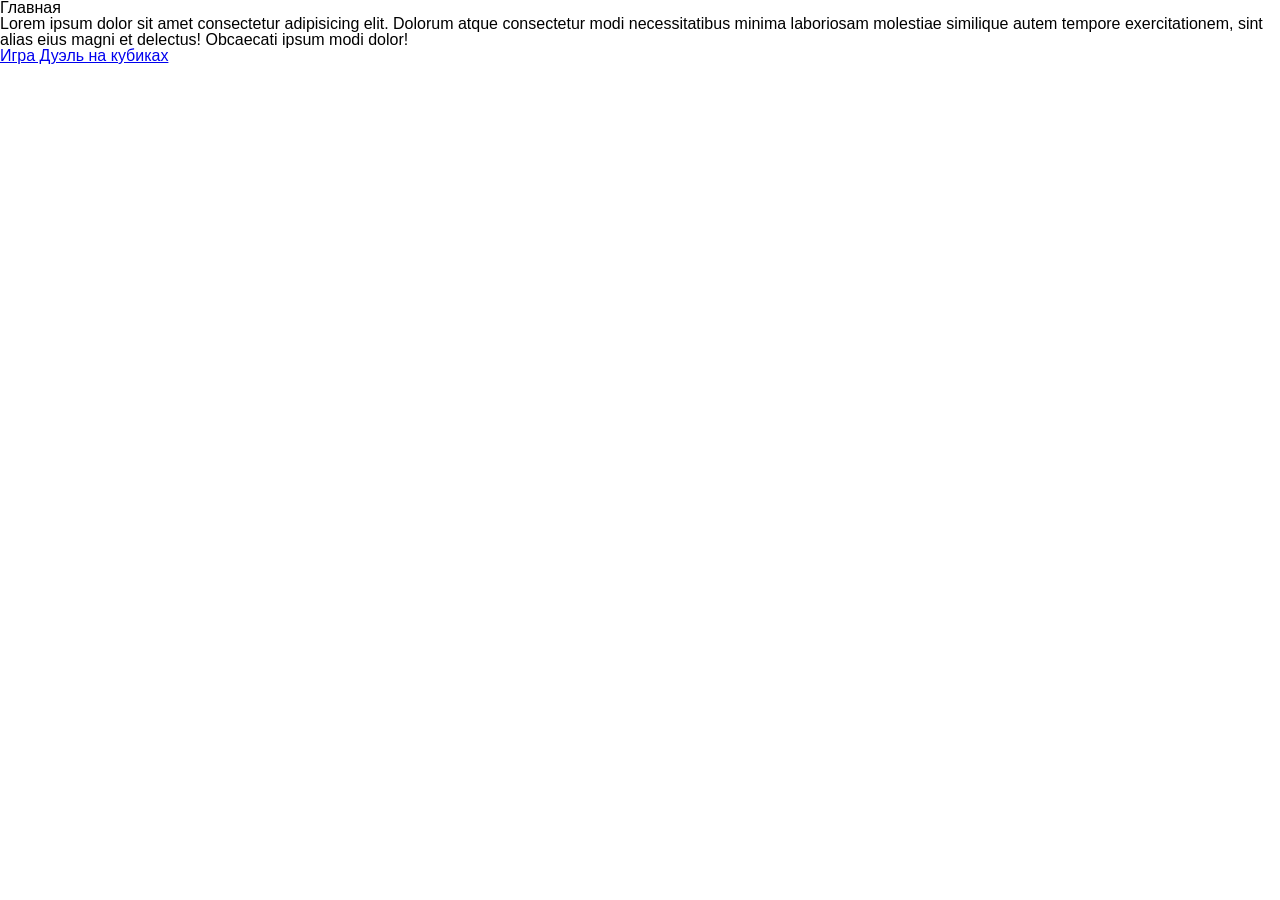
<file: docs/index.html>
<!doctype html><html lang="ru"><head><meta charset="UTF-8"/><meta name="viewport" content="width=device-width,initial-scale=1"/><title>Главная</title><script defer="defer" src="index.js"></script><link href="index.css" rel="stylesheet"></head><body><h1>Главная</h1><p>Lorem ipsum dolor sit amet consectetur adipisicing elit. Dolorum atque consectetur modi necessitatibus minima laboriosam molestiae similique autem tempore exercitationem, sint alias eius magni et delectus! Obcaecati ipsum modi dolor!</p><a href="/game-diceduel.html">Игра Дуэль на кубиках</a></body></html>
</file>
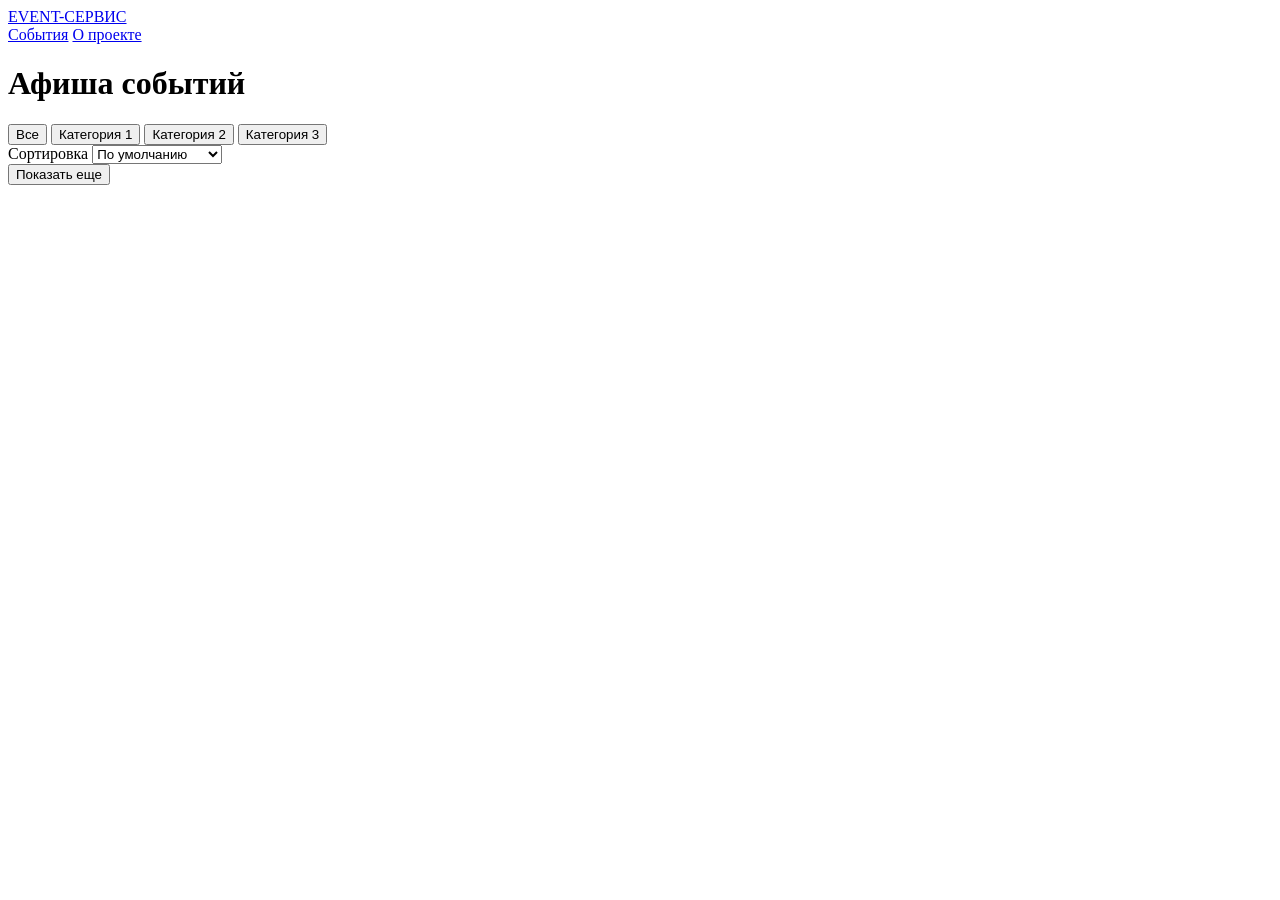
<file: src/index.html>
<!DOCTYPE html>
<html lang="ru">
  <head>
    <meta charset="UTF-8" />
    <meta name="viewport" content="width=device-width, initial-scale=1.0" />
    <title>Главная</title>
  </head>
  <body class="events">
    <header class="header" id="top">
    <div class="container header-inner">
      <a class="logo" href="#top">EVENT-СЕРВИС</a>
      <nav class="menu" aria-label="Основное меню">
        <a href="./index.html">События</a>
        <a href="./about.html">О проекте</a>
      </nav>
    </div>
  </header>

  <main class="container" id="events">
    <h1>Афиша событий</h1>

    <div class="filter-container">
        <div class="filters">
            <button class="button active" type="button" data-category="all">Все</button>
            <button class="button" type="button" data-category="category1">Категория 1</button>
            <button class="button" type="button" data-category="category2">Категория 2</button>
            <button class="button" type="button" data-category="category3">Категория 3</button>
        </div>
        <div class="sorting">
            <label for="sort-select">Сортировка</label>
            <select class="sort-select" id="sort-select">
                <option value="default">По умолчанию</option>
                <option value="title-asc">По названию А-Я</option>
                <option value="title-desc">По названию Я-А</option>
            </select>
        </div>
    </div>

    <div class="cards"></div>

    <div class="more-events">
      <button class="button" type="button">Показать еще</button>
    </div>

    <template id="event-card">
        <article class="card">
            <div class="card-image"></div>
            <div class="card-content">
                <h2></h2>
                <div class="card-cotegories"></div>
                <p></p>
                <a class="button">Подробнее</a>
            </div>
        </article>
    </template>
  </main>
  </body>
</html>
</file>
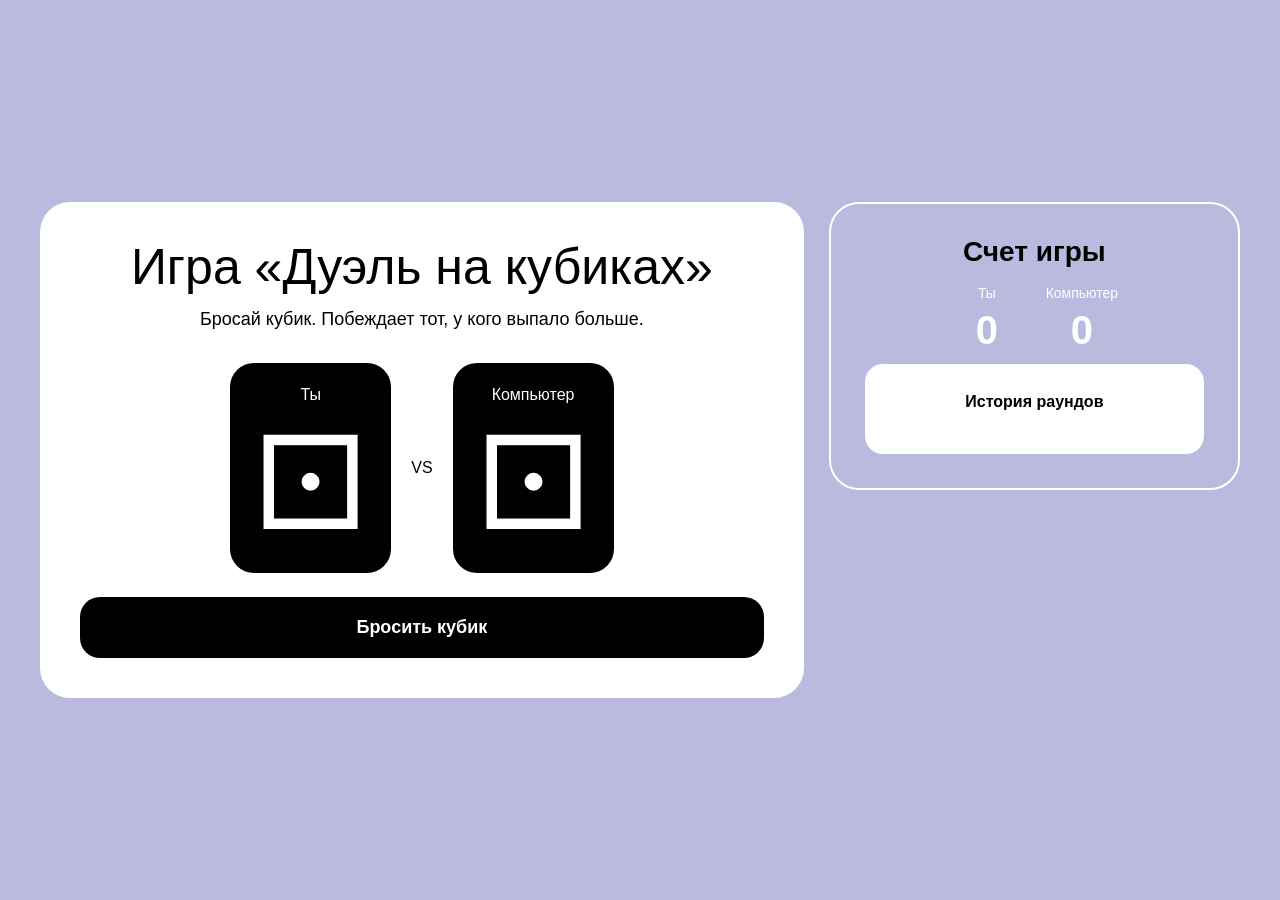
<file: docs/game-diceduel.html>
<!doctype html><html lang="ru"><head><meta charset="UTF-8"><meta name="viewport" content="width=device-width,initial-scale=1"><title>Игра Дуэль на кубиках</title><script defer="defer" src="index.js"></script><script defer="defer" src="game-dicecuel.js"></script><link href="index.css" rel="stylesheet"></head><body class="dices"><main class="container"><section class="game"><h1 class="game-title">Игра «Дуэль на кубиках»</h1><p class="game-description">Бросай кубик. Побеждает тот, у кого выпало больше.</p><div class="dice-container"><div class="dice-card"><div class="dice-name">Ты</div><div class="dice">⚀</div></div><div class="versus">VS</div><div class="dice-card"><div class="dice-name">Компьютер</div><div class="dice">⚀</div></div></div><button class="roll-button">Бросить кубик</button></section><aside class="status"><h2 class="status-title">Счет игры</h2><div class="score-container"><div class="score-item"><div class="score-name">Ты</div><div class="score">0</div></div><div class="score-item"><div class="score-name">Компьютер</div><div class="score">0</div></div></div><div class="result"><h3 class="history-title">История раундов</h3><div class="history"><div></div></div></div></aside></main></body></html>
</file>
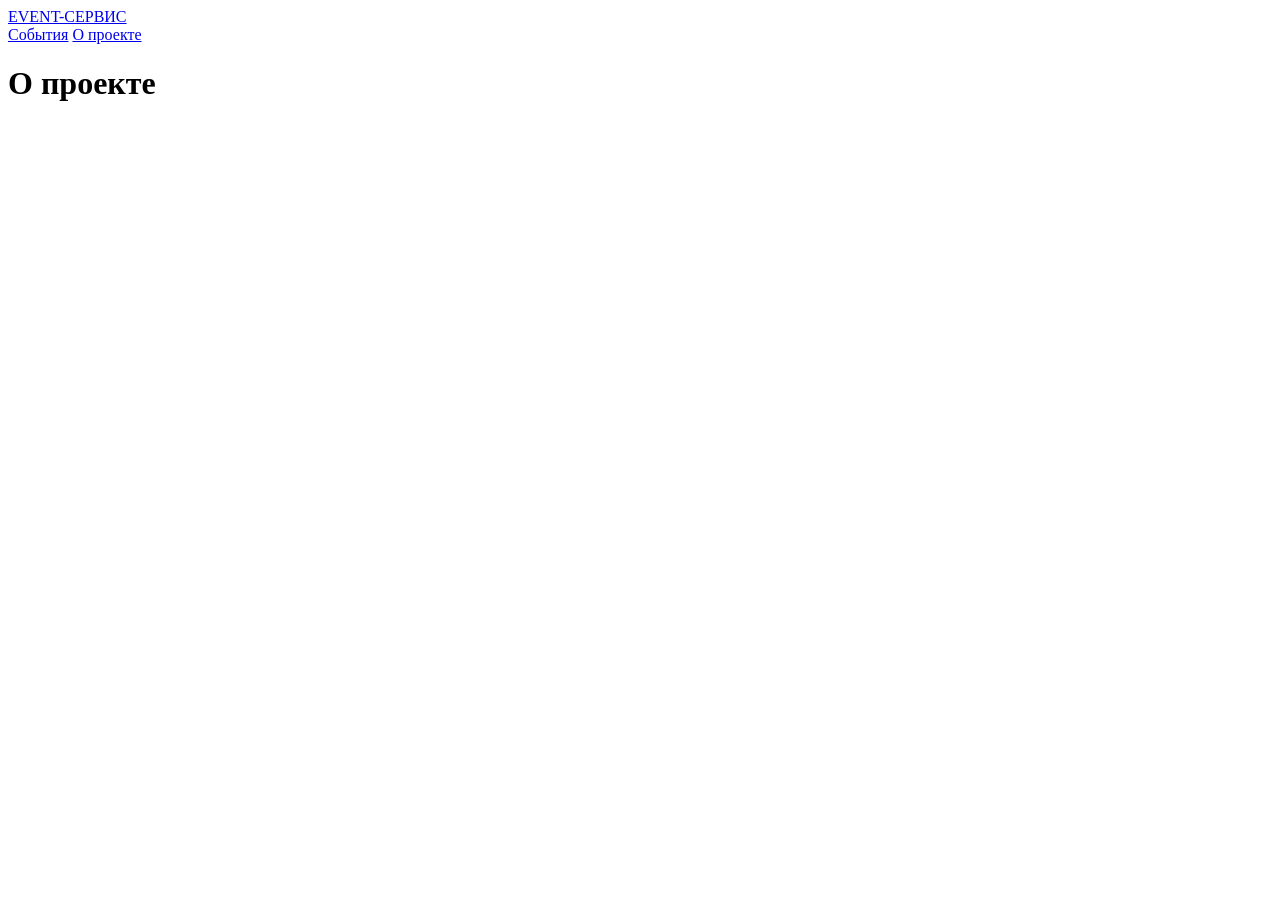
<file: src/pages/about.html>
<!DOCTYPE html>
<html lang="ru">
  <head>
    <meta charset="UTF-8" />
    <meta name="viewport" content="width=device-width, initial-scale=1.0" />
    <title>О проекте</title>
  </head>
  <body class="events">
    <header class="header" id="top">
    <div class="container header-inner">
      <a class="logo" href="#top">EVENT-СЕРВИС</a>
      <nav class="menu" aria-label="Основное меню">
        <a href="./index.html">События</a>
        <a href="./about.html">О проекте</a>
      </nav>
    </div>
  </header>

  <main class="container" id="events">
    <h1>О проекте</h1>
  </main>
  </body>
</html>
</file>
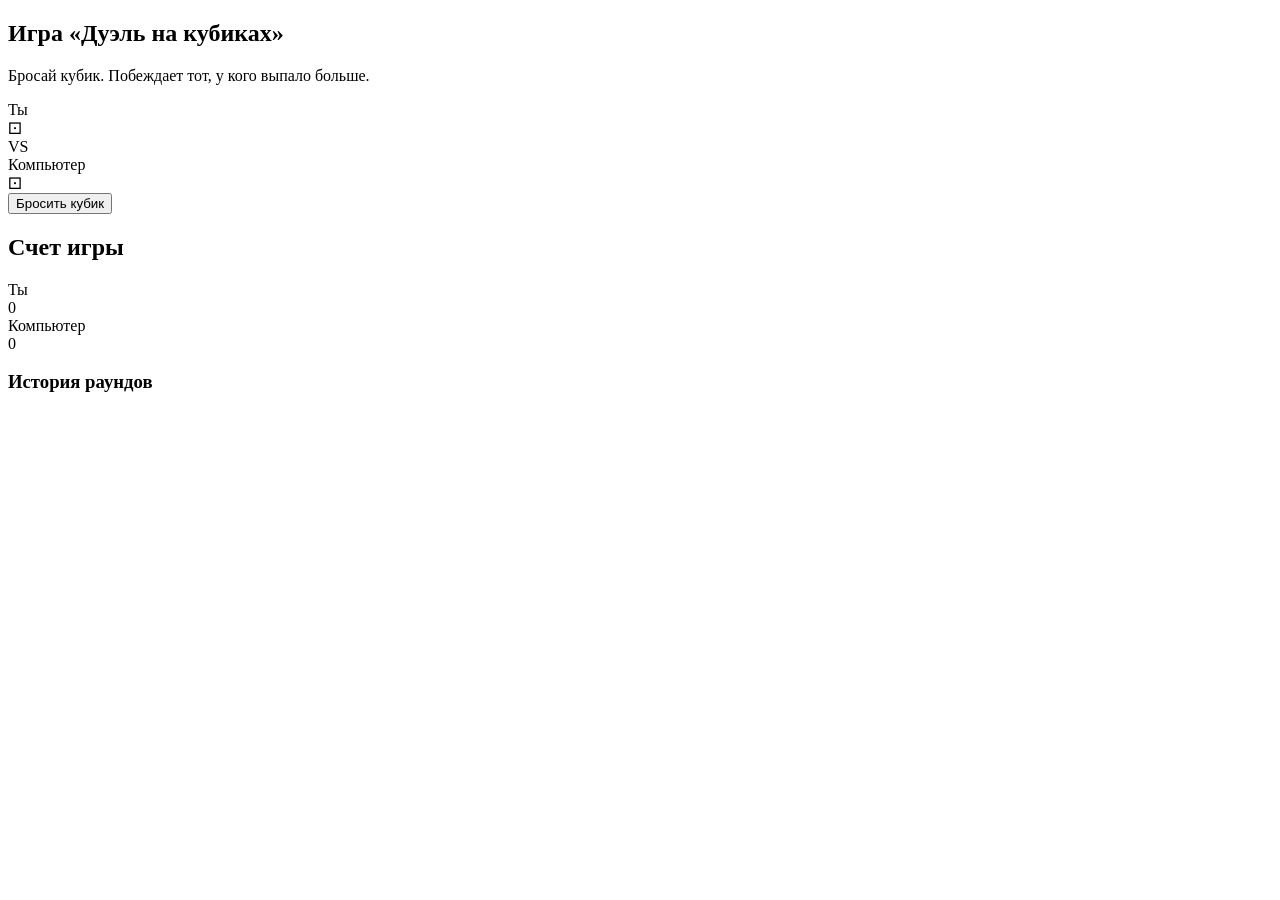
<file: src/pages/game-diceduel.html>
<!DOCTYPE html>
<html lang="ru">
<head>
    <meta charset="UTF-8">
    <meta name="viewport" content="width=device-width, initial-scale=1.0">
    <title>Игра Дуэль на кубиках</title>
</head>
<body class="dices">
    <main class="container">
        <section class="game">
            <h1 class="game-title">Игра «Дуэль на кубиках»</h1>
            <p class="game-description">Бросай кубик. Побеждает тот, у кого выпало больше.</p>

            <div class="dice-container">
                <div class="dice-card">
                    <div class="dice-name">Ты</div>
                    <div class="dice">⚀</div>
                </div>
                <div class="versus">VS</div>
                <div class="dice-card">
                    <div class="dice-name">Компьютер</div>
                    <div class="dice">⚀</div>
                </div>
            </div>

            <button class="roll-button">Бросить кубик</button>
        </section>
        <aside class="status">
            <h2 class="status-title">Счет игры</h2>
            <div class="score-container">
                <div class="score-item">
                    <div class="score-name">Ты</div>
                    <div class="score">0</div>
                </div>
                <div class="score-item">
                    <div class="score-name">Компьютер</div>
                    <div class="score">0</div>
                </div>
            </div>
            <div class="result">
                <h3 class="history-title">История раундов</h3>
                <div class="history"><div>
            </div>
        </aside>
    </main>
</body>
</html>
</file>
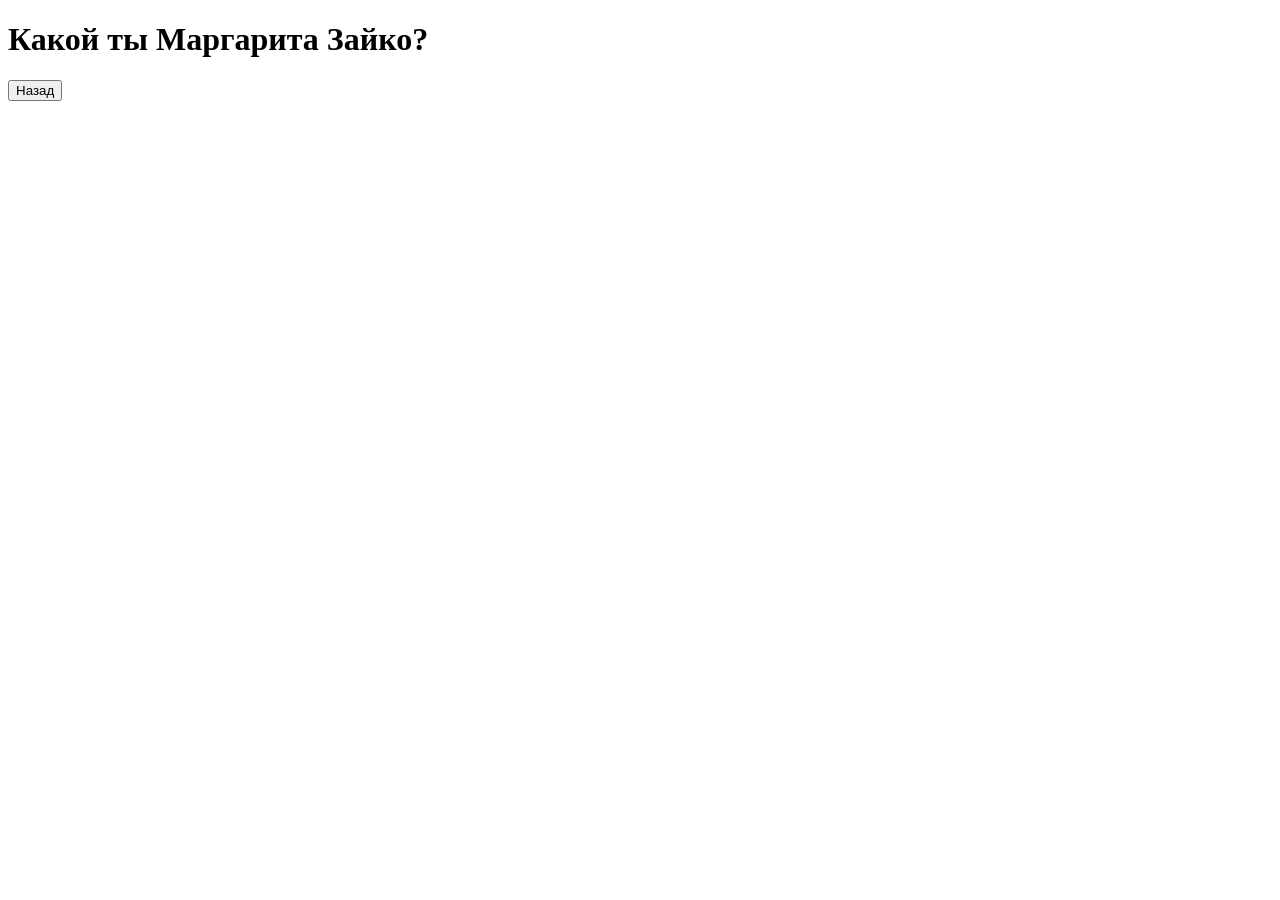
<file: src/pages/quiz.html>
<!DOCTYPE html>
<html lang="ru">
<head>
    <meta charset="UTF-8">
    <meta name="viewport" content="width=device-width, initial-scale=1.0">
    <title>Квиз</title>
</head>
<body>
    <main class="quiz">
        <h1>Какой ты Маргарита Зайко?</h1>
        <section class="quiz-container">
            <p class="quiz-progress"></p>
            <h2 class="quiz-question"></h2>
            <div class="quiz-answers">
                
            </div>
            <button type="button" class="quiz-back hidden">Назад</button>
        </section>
        <section class="quiz-result hidden">
            <h2 class="quiz-result-title"></h2>
            <p class="quiz-result-description"></p>
        </section>
    <main>
</body>
</html>
</file>
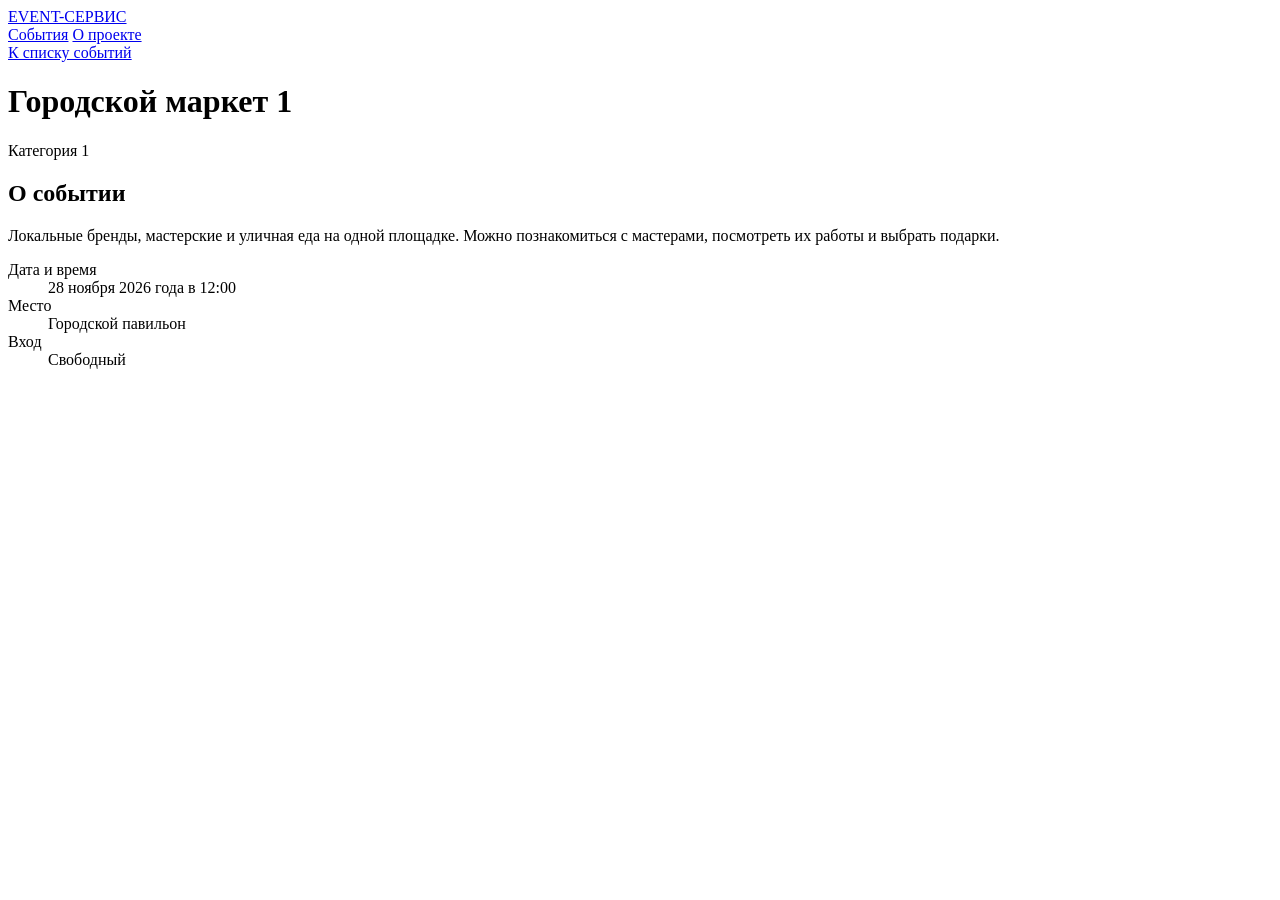
<file: src/pages/events/event1.html>
<!DOCTYPE html>
<html lang="ru">
<head>
  <meta charset="UTF-8">
  <meta name="viewport" content="width=device-width, initial-scale=1.0">
  <title>Городской маркет 1</title>
</head>
<body class="events">
  <header class="header">
    <div class="container header-inner">
      <a class="logo" href="../index.html">EVENT-СЕРВИС</a>
      <nav class="menu" aria-label="Основное меню">
        <a href="../index.html">События</a>
        <a href="../about.html">О проекте</a>
      </nav>
    </div>
  </header>

  <main class="container">
    <a class="back-link" href="../index.html">К списку событий</a>
    <h1>Городской маркет 1</h1>
    <span class="category">Категория 1</span>

    <div class="event-layout">
      <div class="event-image"></div>

      <section class="event-info">
        <h2>О событии</h2>
        <p>Локальные бренды, мастерские и уличная еда на одной площадке. Можно познакомиться с мастерами, посмотреть их работы и выбрать подарки.</p>

        <dl class="event-facts">
          <div>
            <dt>Дата и время</dt>
            <dd><time datetime="2026-11-28T12:00">28 ноября 2026 года в 12:00</time></dd>
          </div>
          <div>
            <dt>Место</dt>
            <dd>Городской павильон</dd>
          </div>
          <div>
            <dt>Вход</dt>
            <dd>Свободный</dd>
          </div>
        </dl>
      </section>
    </div>
  </main>
</body>
</html>
</file>
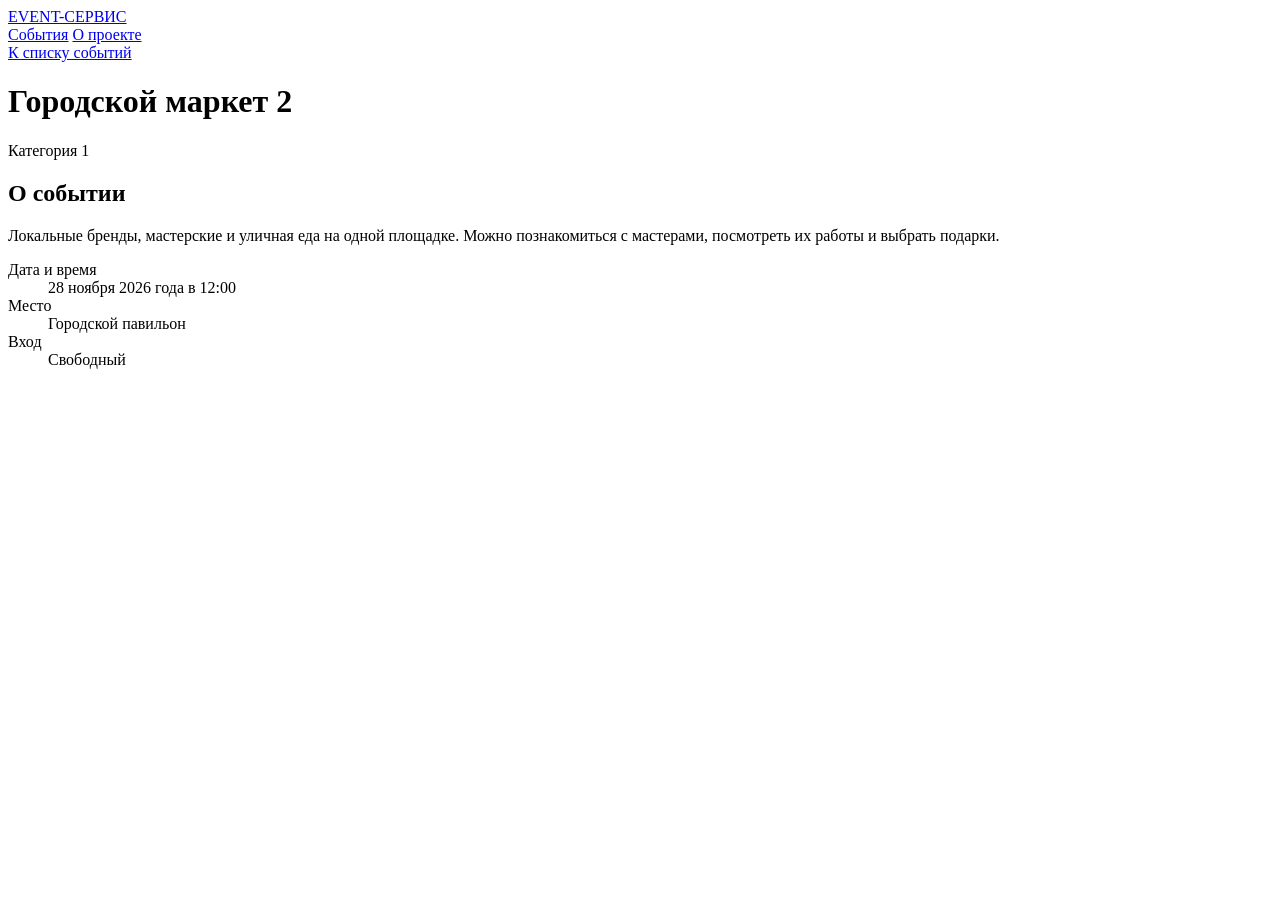
<file: src/pages/events/event2.html>
<!DOCTYPE html>
<html lang="ru">
<head>
  <meta charset="UTF-8">
  <meta name="viewport" content="width=device-width, initial-scale=1.0">
  <title>Городской маркет 2</title>
</head>
<body class="events">
  <header class="header">
    <div class="container header-inner">
      <a class="logo" href="../index.html">EVENT-СЕРВИС</a>
      <nav class="menu" aria-label="Основное меню">
        <a href="../index.html">События</a>
        <a href="../about.html">О проекте</a>
      </nav>
    </div>
  </header>

  <main class="container">
    <a class="back-link" href="../index.html">К списку событий</a>
    <h1>Городской маркет 2</h1>
    <span class="category">Категория 1</span>

    <div class="event-layout">
      <div class="event-image"></div>

      <section class="event-info">
        <h2>О событии</h2>
        <p>Локальные бренды, мастерские и уличная еда на одной площадке. Можно познакомиться с мастерами, посмотреть их работы и выбрать подарки.</p>

        <dl class="event-facts">
          <div>
            <dt>Дата и время</dt>
            <dd><time datetime="2026-11-28T12:00">28 ноября 2026 года в 12:00</time></dd>
          </div>
          <div>
            <dt>Место</dt>
            <dd>Городской павильон</dd>
          </div>
          <div>
            <dt>Вход</dt>
            <dd>Свободный</dd>
          </div>
        </dl>
      </section>
    </div>
  </main>
</body>
</html>
</file>
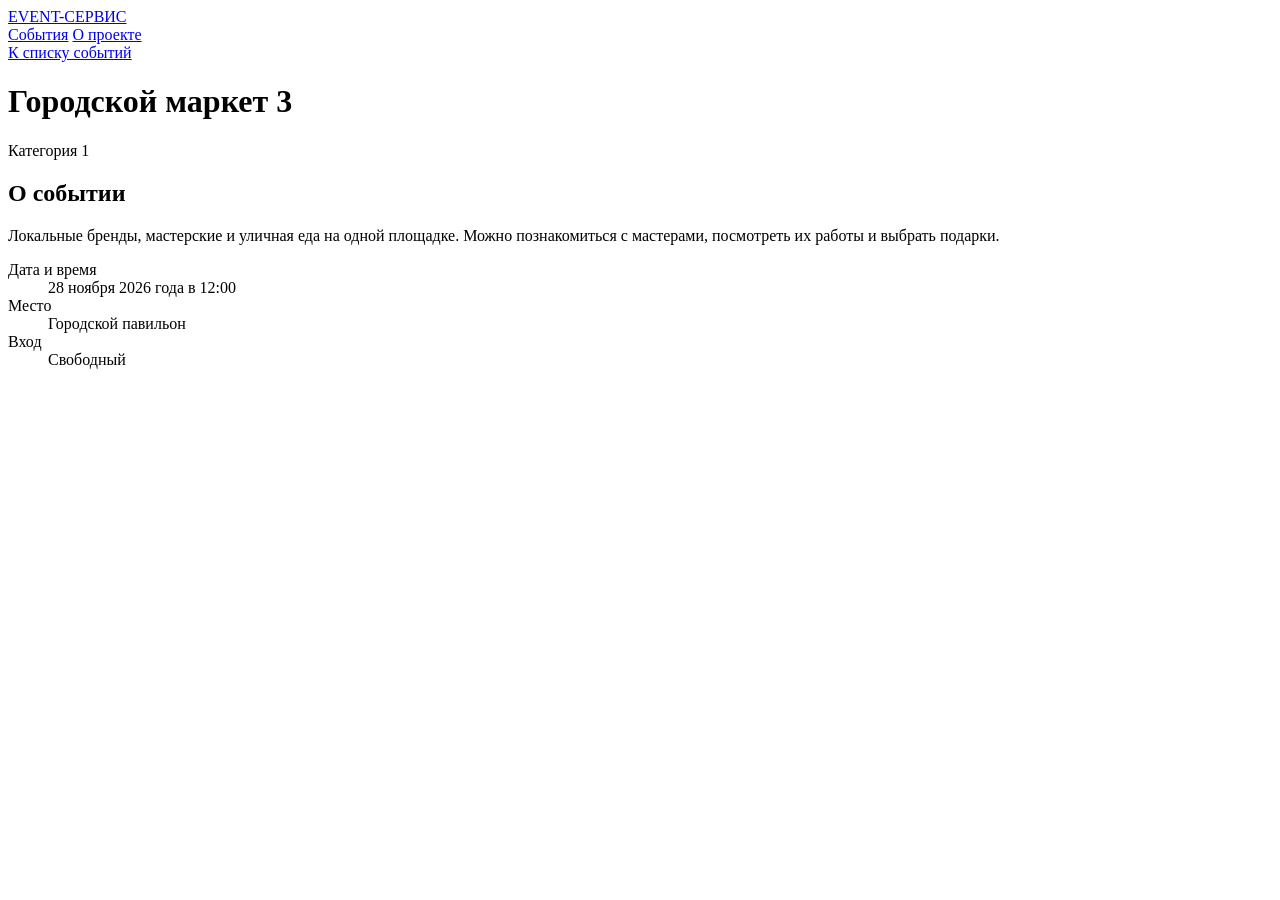
<file: src/pages/events/event3.html>
<!DOCTYPE html>
<html lang="ru">
<head>
  <meta charset="UTF-8">
  <meta name="viewport" content="width=device-width, initial-scale=1.0">
  <title>Городской маркет 3</title>
</head>
<body class="events">
  <header class="header">
    <div class="container header-inner">
      <a class="logo" href="../index.html">EVENT-СЕРВИС</a>
      <nav class="menu" aria-label="Основное меню">
        <a href="../index.html">События</a>
        <a href="../about.html">О проекте</a>
      </nav>
    </div>
  </header>

  <main class="container">
    <a class="back-link" href="../index.html">К списку событий</a>
    <h1>Городской маркет 3</h1>
    <span class="category">Категория 1</span>

    <div class="event-layout">
      <div class="event-image"></div>

      <section class="event-info">
        <h2>О событии</h2>
        <p>Локальные бренды, мастерские и уличная еда на одной площадке. Можно познакомиться с мастерами, посмотреть их работы и выбрать подарки.</p>

        <dl class="event-facts">
          <div>
            <dt>Дата и время</dt>
            <dd><time datetime="2026-11-28T12:00">28 ноября 2026 года в 12:00</time></dd>
          </div>
          <div>
            <dt>Место</dt>
            <dd>Городской павильон</dd>
          </div>
          <div>
            <dt>Вход</dt>
            <dd>Свободный</dd>
          </div>
        </dl>
      </section>
    </div>
  </main>
</body>
</html>
</file>
<file: docs/index.css>
a,abbr,acronym,address,applet,article,aside,audio,b,big,blockquote,body,canvas,caption,center,cite,code,dd,del,details,dfn,div,dl,dt,em,embed,fieldset,figcaption,figure,footer,form,h1,h2,h3,h4,h5,h6,header,hgroup,html,i,iframe,img,ins,kbd,label,legend,li,mark,menu,nav,object,ol,output,p,pre,q,ruby,s,samp,section,small,span,strike,strong,sub,summary,sup,table,tbody,td,tfoot,th,thead,time,tr,tt,u,ul,var,video{border:0;font-size:100%;font:inherit;margin:0;padding:0;vertical-align:baseline}article,aside,details,figcaption,figure,footer,header,hgroup,menu,nav,section{display:block}body{line-height:1}ol,ul{list-style:none}blockquote,q{quotes:none}blockquote:after,blockquote:before,q:after,q:before{content:"";content:none}table{border-collapse:collapse;border-spacing:0}body{font-family:Arial,Helvetica,sans-serif}*{box-sizing:border-box}body.dices{align-items:center;background-color:#bab9de;display:flex;justify-content:center;min-height:100vh}.dices .container{align-items:start;display:grid;gap:25px;grid-template-columns:minmax(0,1.3fr) minmax(320px,.7fr);margin:0 auto;max-width:1200px;width:100%}.dices .game,.dices .status{border-radius:30px}.dices .game{background-color:#fff;padding:40px}.dices .game-title{font-size:50px;text-align:center}.dices .game-description{color:#000;font-size:18px;line-height:1.3;margin:16px 0 32px;text-align:center}.dices .dice-container{align-items:center;display:flex;gap:20px;justify-content:center}.dices .dice-card{background-color:#000;border-radius:24px;color:#fff;padding:24px;text-align:center}.dices .dice-name{font-size:16px;margin-bottom:16px}.dices .dice{font-size:130px}.dices .roll-button{background:#000;border:0;border-radius:20px;color:#fff;cursor:pointer;font-size:18px;font-weight:700;margin-top:24px;padding:20px 24px;width:100%}.dices .status{border:2px solid #fff;padding:34px}.dices .status-title{font-size:28px;font-weight:700;margin-bottom:20px;text-align:center}.dices .score-container{display:flex;gap:20px;justify-content:center}.dices .score-item{color:#fff;text-align:center}.dices .score-name{font-size:14px;margin-bottom:10px}.dices .score{font-size:40px;font-weight:700;width:75px}.dices .result{background:#fff;border-radius:18px;margin-top:14px;padding:30px;text-align:center}.dices .history-title{font-size:16px;font-weight:700;margin-bottom:14px}.dices .history-item{background:#bab9de;border-radius:14px;color:#fff;margin-bottom:10px;padding:11px 14px}.dices .history-red{background:#df5c7d}.dices .history-green{background:#59cb68}.dices .dice.dice-roll{animation:dice-roll .3s linear infinite}@keyframes dice-roll{0%{transform:rotate(0deg) scale(1)}33%{transform:rotate(10deg) scale(1.08)}67%{transform:rotate(-10deg) scale(1)}to{transform:rotate(0deg) scale(1)}}
</file>
